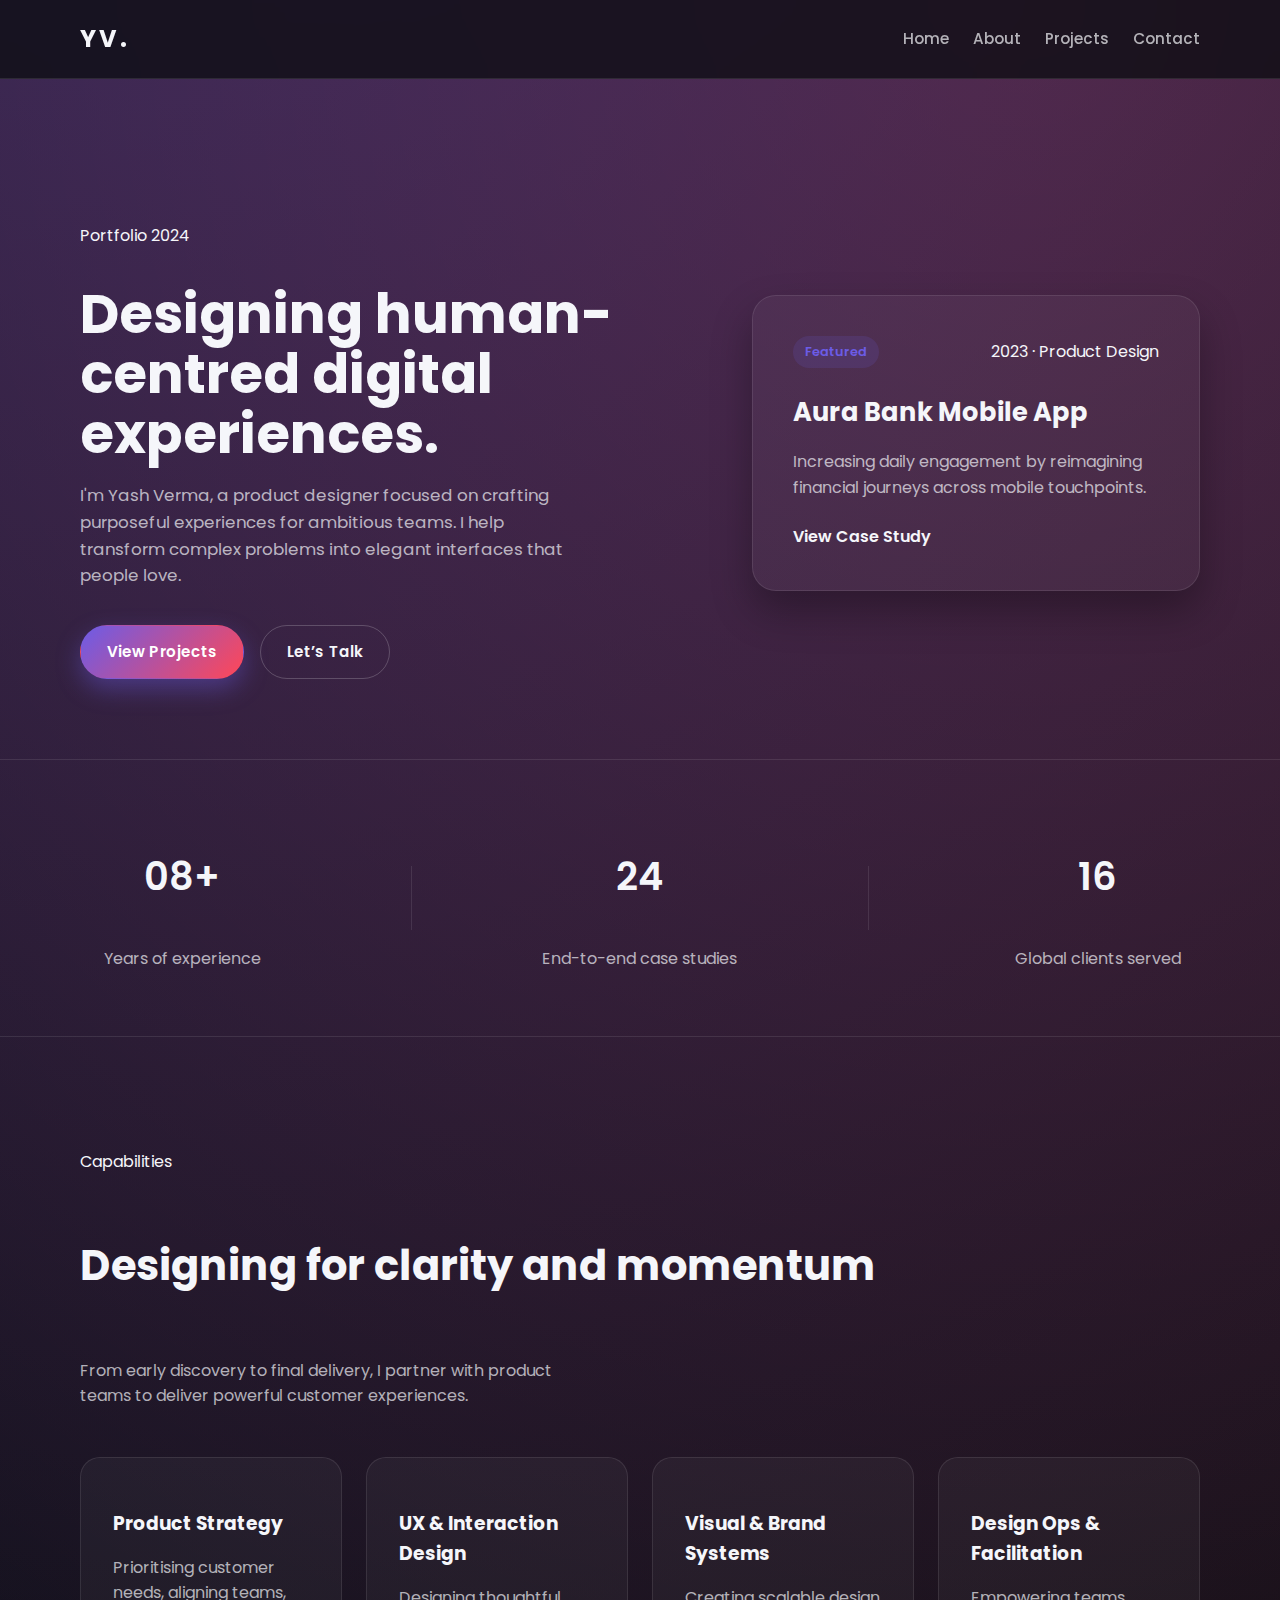
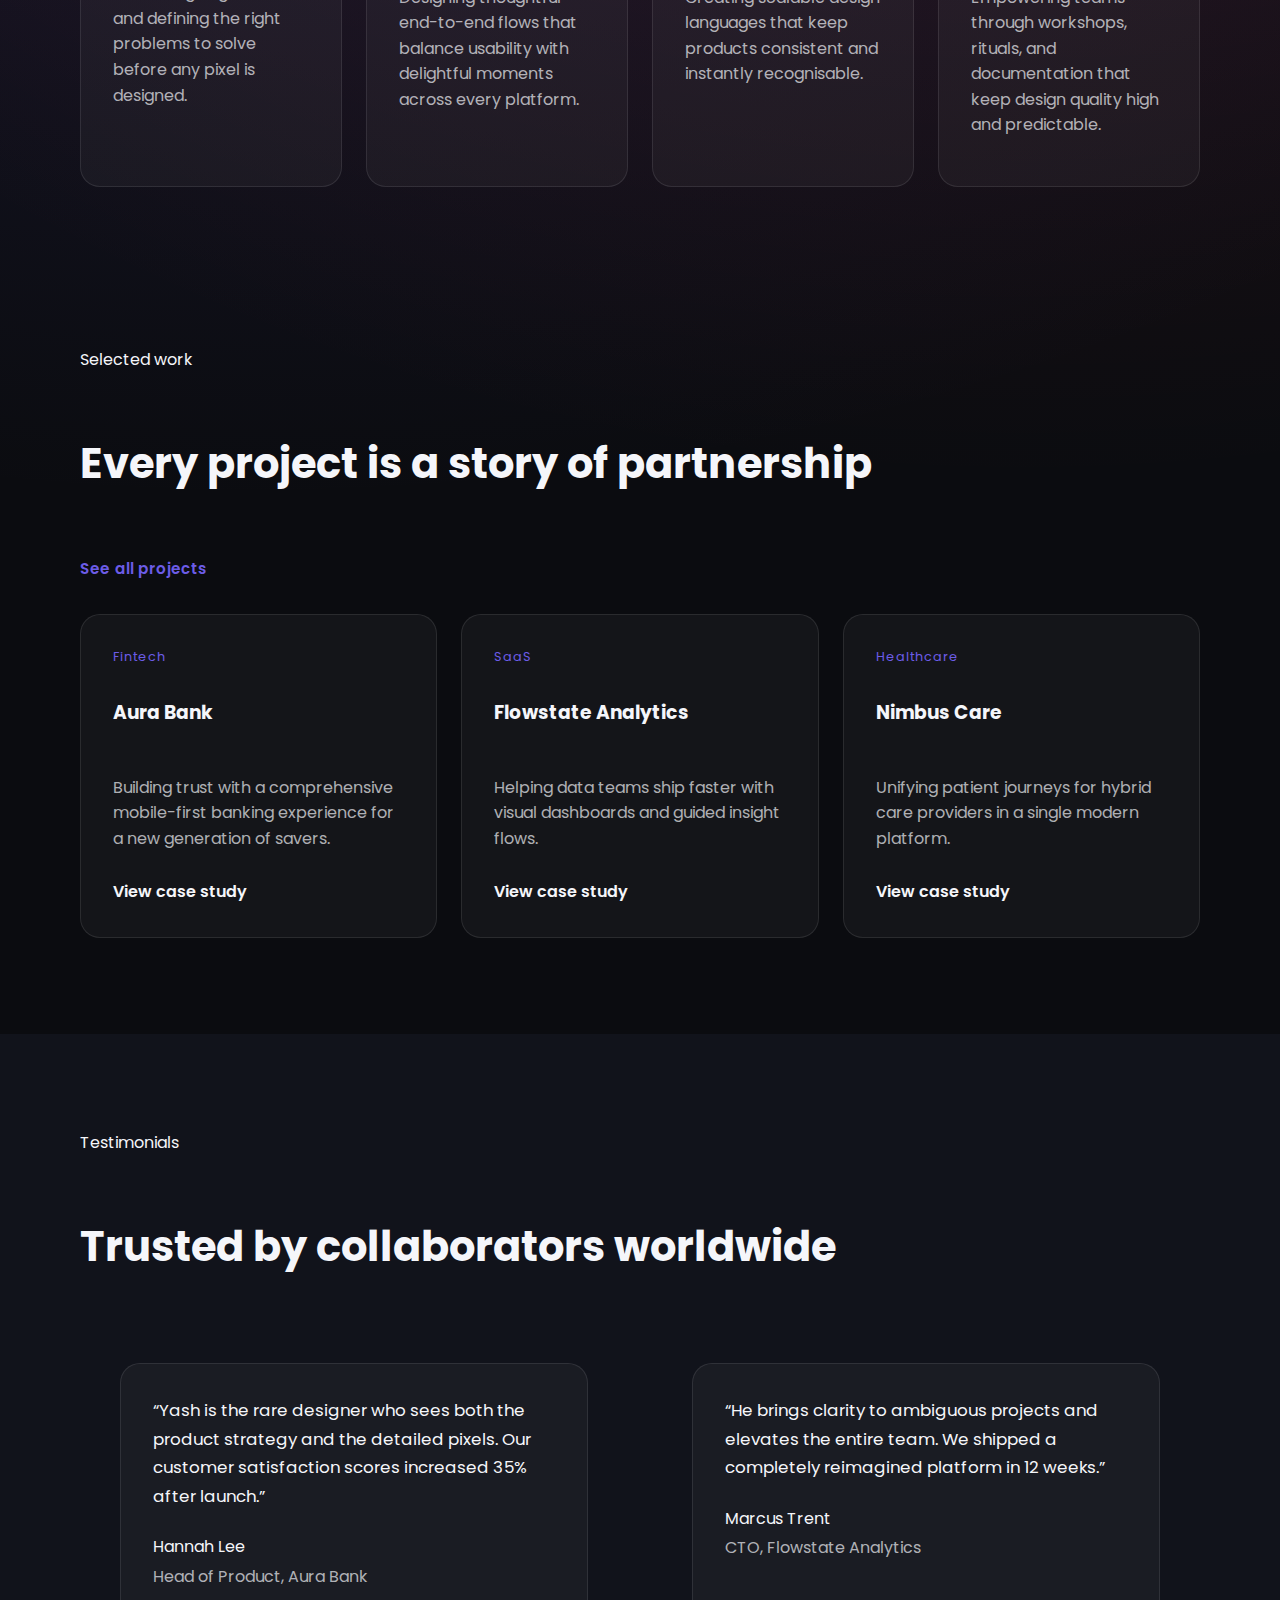
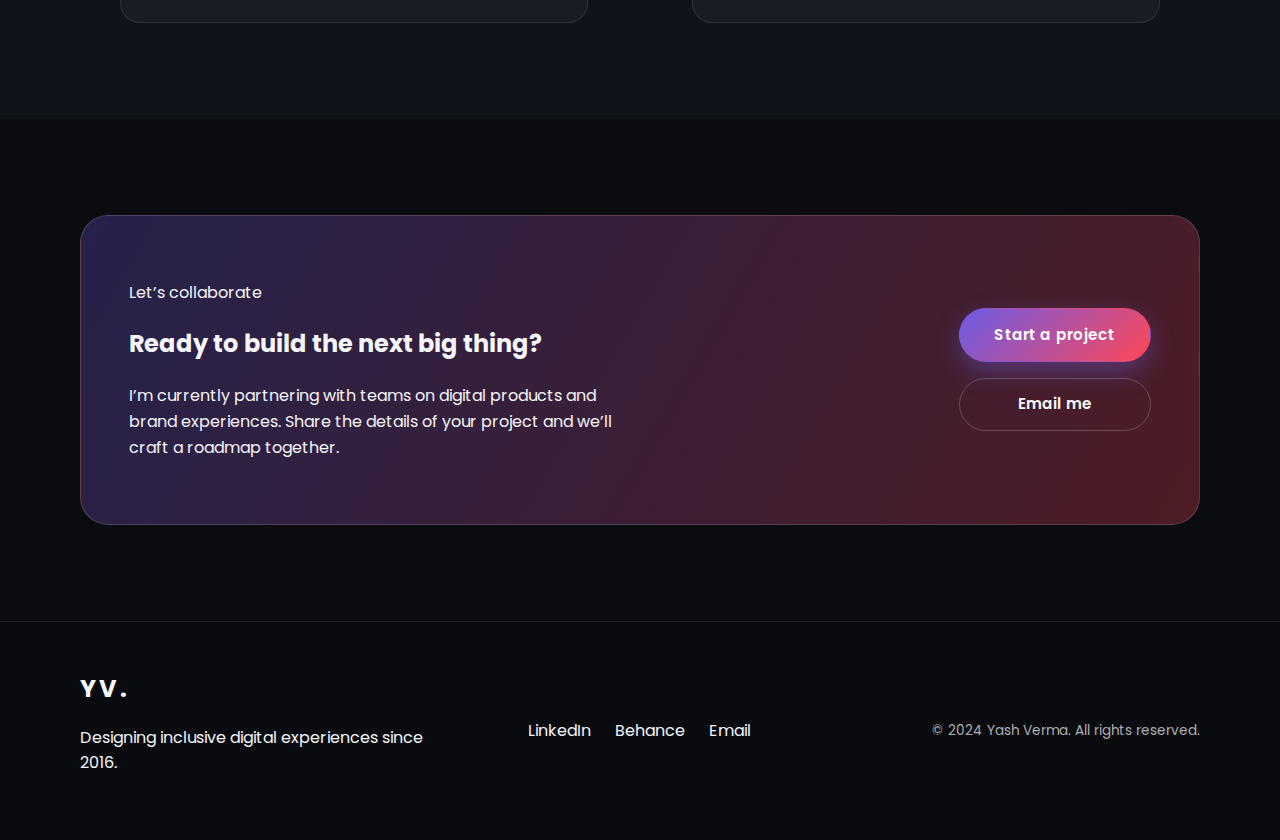
<file: index.html>
<!DOCTYPE html>
<html lang="en">
  <head>
    <meta charset="UTF-8" />
    <meta name="viewport" content="width=device-width, initial-scale=1.0" />
    <title>Yash Verma — Portfolio</title>
    <link rel="preconnect" href="https://fonts.googleapis.com" />
    <link rel="preconnect" href="https://fonts.gstatic.com" crossorigin />
    <link
      href="https://fonts.googleapis.com/css2?family=Poppins:wght@300;400;500;600;700&display=swap"
      rel="stylesheet"
    />
    <link rel="stylesheet" href="styles.css" />
  </head>
  <body class="page page--landing">
    <header class="site-header">
      <div class="site-header__inner container">
        <a href="index.html" class="logo">YV.</a>
        <button class="menu-toggle" id="menuToggle" aria-label="Open menu">
          <span></span>
          <span></span>
          <span></span>
        </button>
        <nav class="site-nav" id="siteNav">
          <a class="site-nav__link" href="index.html">Home</a>
          <a class="site-nav__link" href="about.html">About</a>
          <a class="site-nav__link" href="projects.html">Projects</a>
          <a class="site-nav__link" href="contact.html">Contact</a>
        </nav>
      </div>
    </header>

    <main>
      <section class="hero">
        <div class="hero__content container">
          <div class="hero__text">
            <p class="eyebrow">Portfolio 2024</p>
            <h1 class="hero__title">Designing human-centred digital experiences.</h1>
            <p class="hero__subtitle">
              I'm Yash Verma, a product designer focused on crafting purposeful
              experiences for ambitious teams. I help transform complex problems
              into elegant interfaces that people love.
            </p>
            <div class="hero__cta">
              <a class="btn btn--primary" href="projects.html">View Projects</a>
              <a class="btn btn--ghost" href="contact.html">Let’s Talk</a>
            </div>
          </div>
          <div class="hero__feature-card">
            <div class="feature-card">
              <div class="feature-card__header">
                <span class="badge">Featured</span>
                <span class="feature-card__date">2023 · Product Design</span>
              </div>
              <h2 class="feature-card__title">Aura Bank Mobile App</h2>
              <p class="feature-card__description">
                Increasing daily engagement by reimagining financial journeys
                across mobile touchpoints.
              </p>
              <a class="feature-card__link" href="projects.html">View Case Study</a>
            </div>
          </div>
        </div>
      </section>

      <section class="highlight">
        <div class="container highlight__inner">
          <div class="highlight__stat">
            <p class="highlight__number">08+</p>
            <p class="highlight__label">Years of experience</p>
          </div>
          <div class="highlight__divider" aria-hidden="true"></div>
          <div class="highlight__stat">
            <p class="highlight__number">24</p>
            <p class="highlight__label">End-to-end case studies</p>
          </div>
          <div class="highlight__divider" aria-hidden="true"></div>
          <div class="highlight__stat">
            <p class="highlight__number">16</p>
            <p class="highlight__label">Global clients served</p>
          </div>
        </div>
      </section>

      <section class="services container" id="services">
        <div class="section-heading">
          <p class="eyebrow">Capabilities</p>
          <h2 class="section-title">Designing for clarity and momentum</h2>
          <p class="section-intro">
            From early discovery to final delivery, I partner with product teams
            to deliver powerful customer experiences.
          </p>
        </div>
        <div class="services__grid">
          <article class="service-card">
            <h3>Product Strategy</h3>
            <p>
              Prioritising customer needs, aligning teams, and defining the right
              problems to solve before any pixel is designed.
            </p>
          </article>
          <article class="service-card">
            <h3>UX &amp; Interaction Design</h3>
            <p>
              Designing thoughtful end-to-end flows that balance usability with
              delightful moments across every platform.
            </p>
          </article>
          <article class="service-card">
            <h3>Visual &amp; Brand Systems</h3>
            <p>
              Creating scalable design languages that keep products consistent and
              instantly recognisable.
            </p>
          </article>
          <article class="service-card">
            <h3>Design Ops &amp; Facilitation</h3>
            <p>
              Empowering teams through workshops, rituals, and documentation that
              keep design quality high and predictable.
            </p>
          </article>
        </div>
      </section>

      <section class="projects-preview">
        <div class="container">
          <div class="section-heading">
            <p class="eyebrow">Selected work</p>
            <h2 class="section-title">Every project is a story of partnership</h2>
            <div class="section-actions">
              <a class="btn btn--text" href="projects.html">See all projects</a>
            </div>
          </div>
          <div class="project-grid">
            <article class="project-card">
              <span class="project-card__tag">Fintech</span>
              <h3 class="project-card__title">Aura Bank</h3>
              <p class="project-card__summary">
                Building trust with a comprehensive mobile-first banking
                experience for a new generation of savers.
              </p>
              <a class="project-card__link" href="projects.html#project-aura">View case study</a>
            </article>
            <article class="project-card">
              <span class="project-card__tag">SaaS</span>
              <h3 class="project-card__title">Flowstate Analytics</h3>
              <p class="project-card__summary">
                Helping data teams ship faster with visual dashboards and guided
                insight flows.
              </p>
              <a class="project-card__link" href="projects.html#project-flowstate">View case study</a>
            </article>
            <article class="project-card">
              <span class="project-card__tag">Healthcare</span>
              <h3 class="project-card__title">Nimbus Care</h3>
              <p class="project-card__summary">
                Unifying patient journeys for hybrid care providers in a single
                modern platform.
              </p>
              <a class="project-card__link" href="projects.html#project-nimbus">View case study</a>
            </article>
          </div>
        </div>
      </section>

      <section class="testimonials">
        <div class="container">
          <div class="section-heading">
            <p class="eyebrow">Testimonials</p>
            <h2 class="section-title">Trusted by collaborators worldwide</h2>
          </div>
          <div class="testimonial-grid">
            <figure class="testimonial-card">
              <blockquote>
                “Yash is the rare designer who sees both the product strategy and
                the detailed pixels. Our customer satisfaction scores increased
                35% after launch.”
              </blockquote>
              <figcaption>
                <span class="testimonial-card__name">Hannah Lee</span>
                <span class="testimonial-card__role">Head of Product, Aura Bank</span>
              </figcaption>
            </figure>
            <figure class="testimonial-card">
              <blockquote>
                “He brings clarity to ambiguous projects and elevates the entire
                team. We shipped a completely reimagined platform in 12 weeks.”
              </blockquote>
              <figcaption>
                <span class="testimonial-card__name">Marcus Trent</span>
                <span class="testimonial-card__role">CTO, Flowstate Analytics</span>
              </figcaption>
            </figure>
          </div>
        </div>
      </section>

      <section class="cta">
        <div class="container cta__inner">
          <div class="cta__text">
            <p class="eyebrow">Let’s collaborate</p>
            <h2>Ready to build the next big thing?</h2>
            <p>
              I’m currently partnering with teams on digital products and brand
              experiences. Share the details of your project and we’ll craft a
              roadmap together.
            </p>
          </div>
          <div class="cta__actions">
            <a class="btn btn--primary" href="contact.html">Start a project</a>
            <a class="btn btn--ghost" href="mailto:hello@yashverma.design">Email me</a>
          </div>
        </div>
      </section>
    </main>

    <footer class="site-footer">
      <div class="container site-footer__inner">
        <div>
          <span class="logo">YV.</span>
          <p>Designing inclusive digital experiences since 2016.</p>
        </div>
        <div class="site-footer__links">
          <a href="https://www.linkedin.com" target="_blank" rel="noreferrer"
            >LinkedIn</a
          >
          <a href="https://www.behance.net" target="_blank" rel="noreferrer"
            >Behance</a
          >
          <a href="mailto:hello@yashverma.design">Email</a>
        </div>
        <p class="site-footer__copy">© 2024 Yash Verma. All rights reserved.</p>
      </div>
    </footer>

    <script src="scripts.js"></script>
  </body>
</html>
</file>
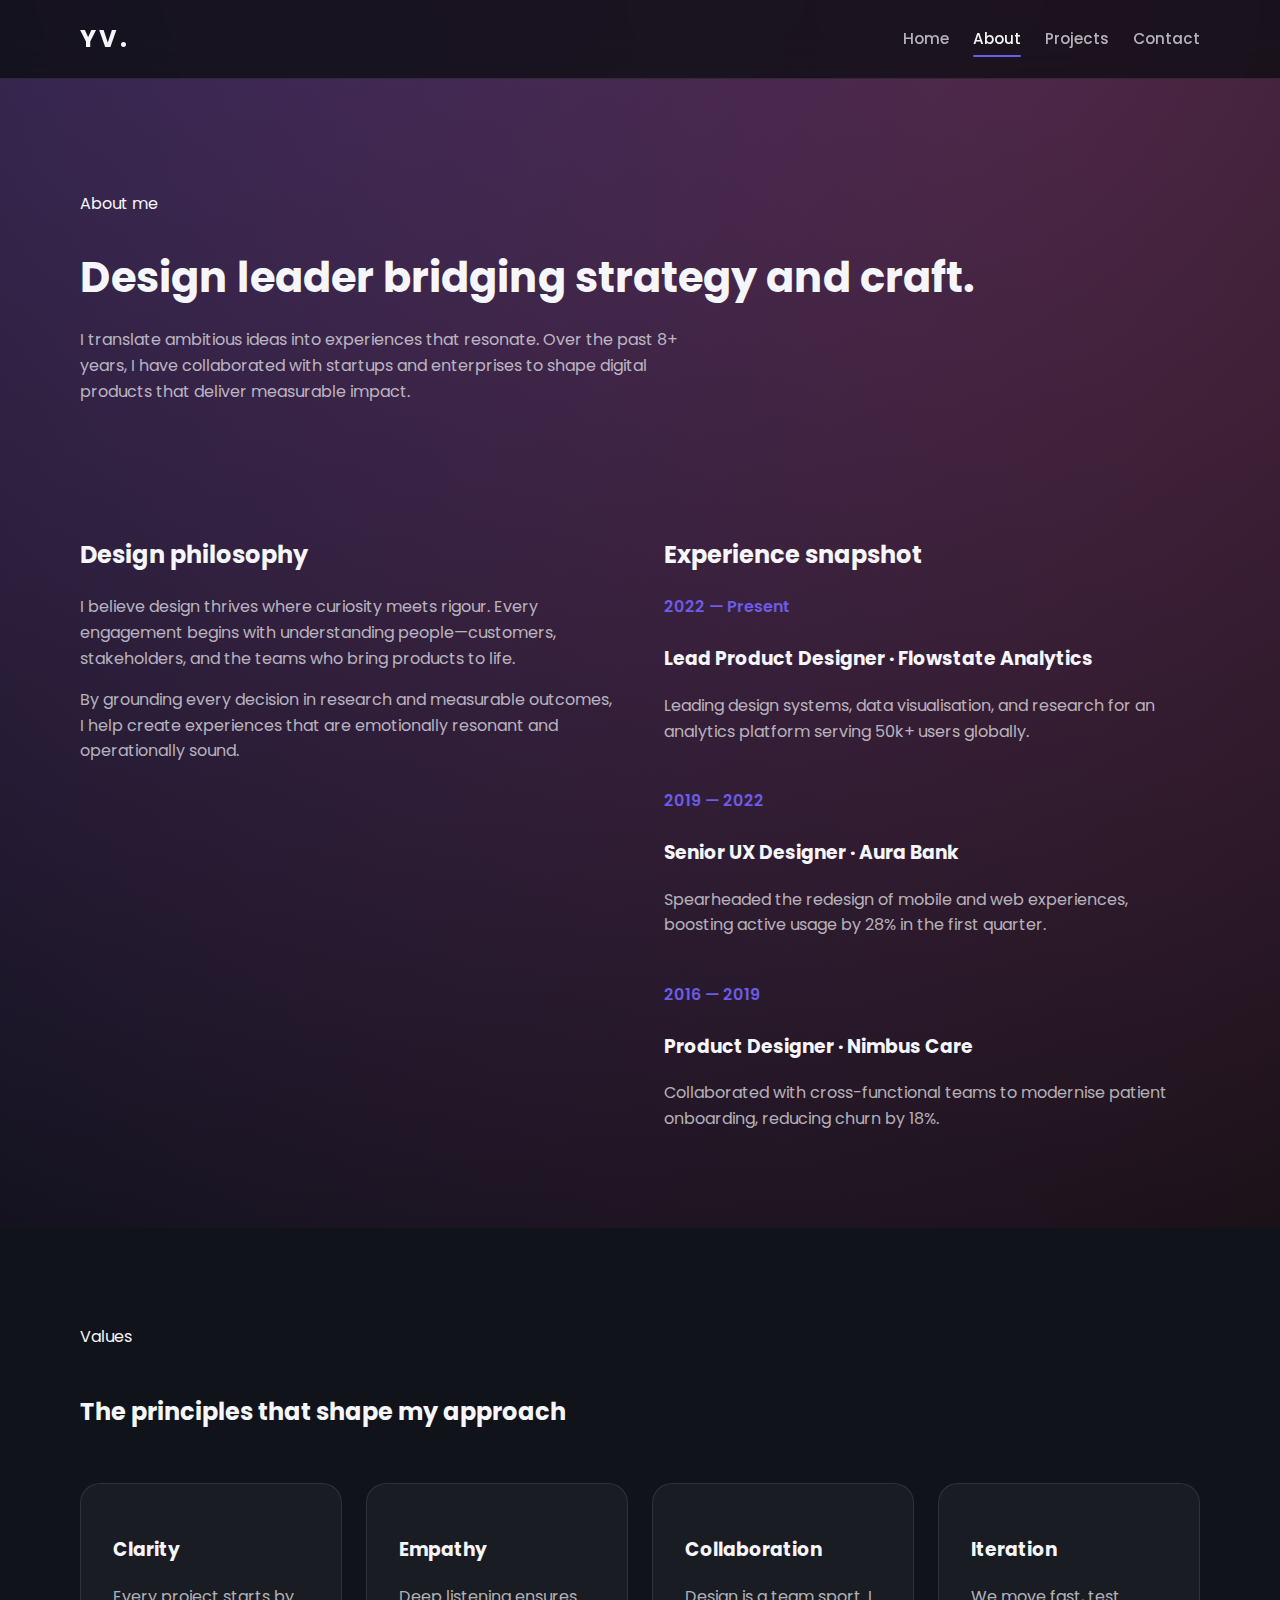
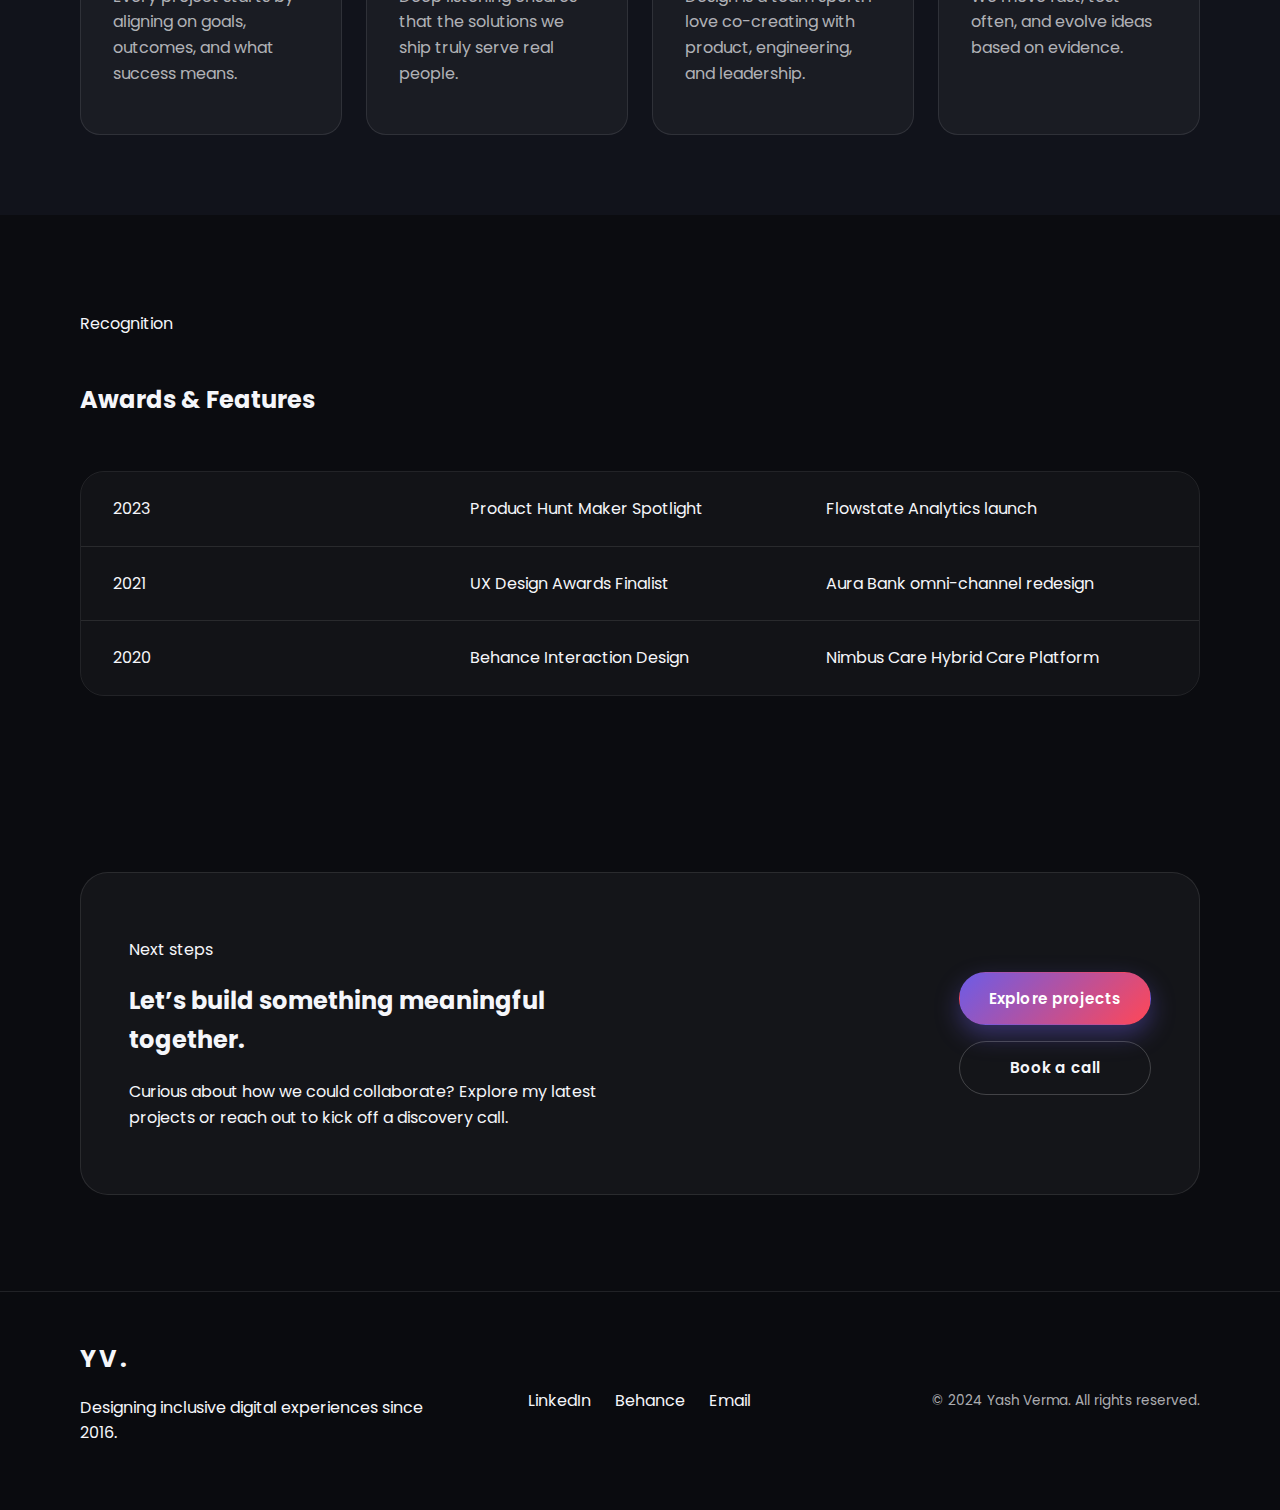
<file: about.html>
<!DOCTYPE html>
<html lang="en">
  <head>
    <meta charset="UTF-8" />
    <meta name="viewport" content="width=device-width, initial-scale=1.0" />
    <title>About — Yash Verma</title>
    <link rel="preconnect" href="https://fonts.googleapis.com" />
    <link rel="preconnect" href="https://fonts.gstatic.com" crossorigin />
    <link
      href="https://fonts.googleapis.com/css2?family=Poppins:wght@300;400;500;600;700&display=swap"
      rel="stylesheet"
    />
    <link rel="stylesheet" href="styles.css" />
  </head>
  <body class="page page--about">
    <header class="site-header">
      <div class="site-header__inner container">
        <a href="index.html" class="logo">YV.</a>
        <button class="menu-toggle" id="menuToggle" aria-label="Open menu">
          <span></span>
          <span></span>
          <span></span>
        </button>
        <nav class="site-nav" id="siteNav">
          <a class="site-nav__link" href="index.html">Home</a>
          <a class="site-nav__link site-nav__link--active" href="about.html">About</a>
          <a class="site-nav__link" href="projects.html">Projects</a>
          <a class="site-nav__link" href="contact.html">Contact</a>
        </nav>
      </div>
    </header>

    <main>
      <section class="page-hero">
        <div class="container">
          <p class="eyebrow">About me</p>
          <h1>Design leader bridging strategy and craft.</h1>
          <p class="page-hero__intro">
            I translate ambitious ideas into experiences that resonate. Over the
            past 8+ years, I have collaborated with startups and enterprises to
            shape digital products that deliver measurable impact.
          </p>
        </div>
      </section>

      <section class="bio container">
        <div class="bio__grid">
          <div class="bio__column">
            <h2>Design philosophy</h2>
            <p>
              I believe design thrives where curiosity meets rigour. Every
              engagement begins with understanding people—customers, stakeholders,
              and the teams who bring products to life.
            </p>
            <p>
              By grounding every decision in research and measurable outcomes, I
              help create experiences that are emotionally resonant and
              operationally sound.
            </p>
          </div>
          <div class="bio__column">
            <h2>Experience snapshot</h2>
            <ul class="timeline">
              <li>
                <span class="timeline__date">2022 — Present</span>
                <div>
                  <h3>Lead Product Designer · Flowstate Analytics</h3>
                  <p>
                    Leading design systems, data visualisation, and research for
                    an analytics platform serving 50k+ users globally.
                  </p>
                </div>
              </li>
              <li>
                <span class="timeline__date">2019 — 2022</span>
                <div>
                  <h3>Senior UX Designer · Aura Bank</h3>
                  <p>
                    Spearheaded the redesign of mobile and web experiences,
                    boosting active usage by 28% in the first quarter.
                  </p>
                </div>
              </li>
              <li>
                <span class="timeline__date">2016 — 2019</span>
                <div>
                  <h3>Product Designer · Nimbus Care</h3>
                  <p>
                    Collaborated with cross-functional teams to modernise patient
                    onboarding, reducing churn by 18%.
                  </p>
                </div>
              </li>
            </ul>
          </div>
        </div>
      </section>

      <section class="values">
        <div class="container">
          <div class="section-heading">
            <p class="eyebrow">Values</p>
            <h2>The principles that shape my approach</h2>
          </div>
          <div class="values__grid">
            <article class="value-card">
              <h3>Clarity</h3>
              <p>Every project starts by aligning on goals, outcomes, and what success means.</p>
            </article>
            <article class="value-card">
              <h3>Empathy</h3>
              <p>Deep listening ensures that the solutions we ship truly serve real people.</p>
            </article>
            <article class="value-card">
              <h3>Collaboration</h3>
              <p>Design is a team sport. I love co-creating with product, engineering, and leadership.</p>
            </article>
            <article class="value-card">
              <h3>Iteration</h3>
              <p>We move fast, test often, and evolve ideas based on evidence.</p>
            </article>
          </div>
        </div>
      </section>

      <section class="awards">
        <div class="container">
          <div class="section-heading">
            <p class="eyebrow">Recognition</p>
            <h2>Awards &amp; Features</h2>
          </div>
          <ul class="awards__list">
            <li>
              <span>2023</span>
              <span>Product Hunt Maker Spotlight</span>
              <span>Flowstate Analytics launch</span>
            </li>
            <li>
              <span>2021</span>
              <span>UX Design Awards Finalist</span>
              <span>Aura Bank omni-channel redesign</span>
            </li>
            <li>
              <span>2020</span>
              <span>Behance Interaction Design</span>
              <span>Nimbus Care Hybrid Care Platform</span>
            </li>
          </ul>
        </div>
      </section>

      <section class="cta cta--secondary">
        <div class="container cta__inner">
          <div class="cta__text">
            <p class="eyebrow">Next steps</p>
            <h2>Let’s build something meaningful together.</h2>
            <p>
              Curious about how we could collaborate? Explore my latest projects
              or reach out to kick off a discovery call.
            </p>
          </div>
          <div class="cta__actions">
            <a class="btn btn--primary" href="projects.html">Explore projects</a>
            <a class="btn btn--ghost" href="contact.html">Book a call</a>
          </div>
        </div>
      </section>
    </main>

    <footer class="site-footer">
      <div class="container site-footer__inner">
        <div>
          <span class="logo">YV.</span>
          <p>Designing inclusive digital experiences since 2016.</p>
        </div>
        <div class="site-footer__links">
          <a href="https://www.linkedin.com" target="_blank" rel="noreferrer">LinkedIn</a>
          <a href="https://www.behance.net" target="_blank" rel="noreferrer">Behance</a>
          <a href="mailto:hello@yashverma.design">Email</a>
        </div>
        <p class="site-footer__copy">© 2024 Yash Verma. All rights reserved.</p>
      </div>
    </footer>

    <script src="scripts.js"></script>
  </body>
</html>
</file>
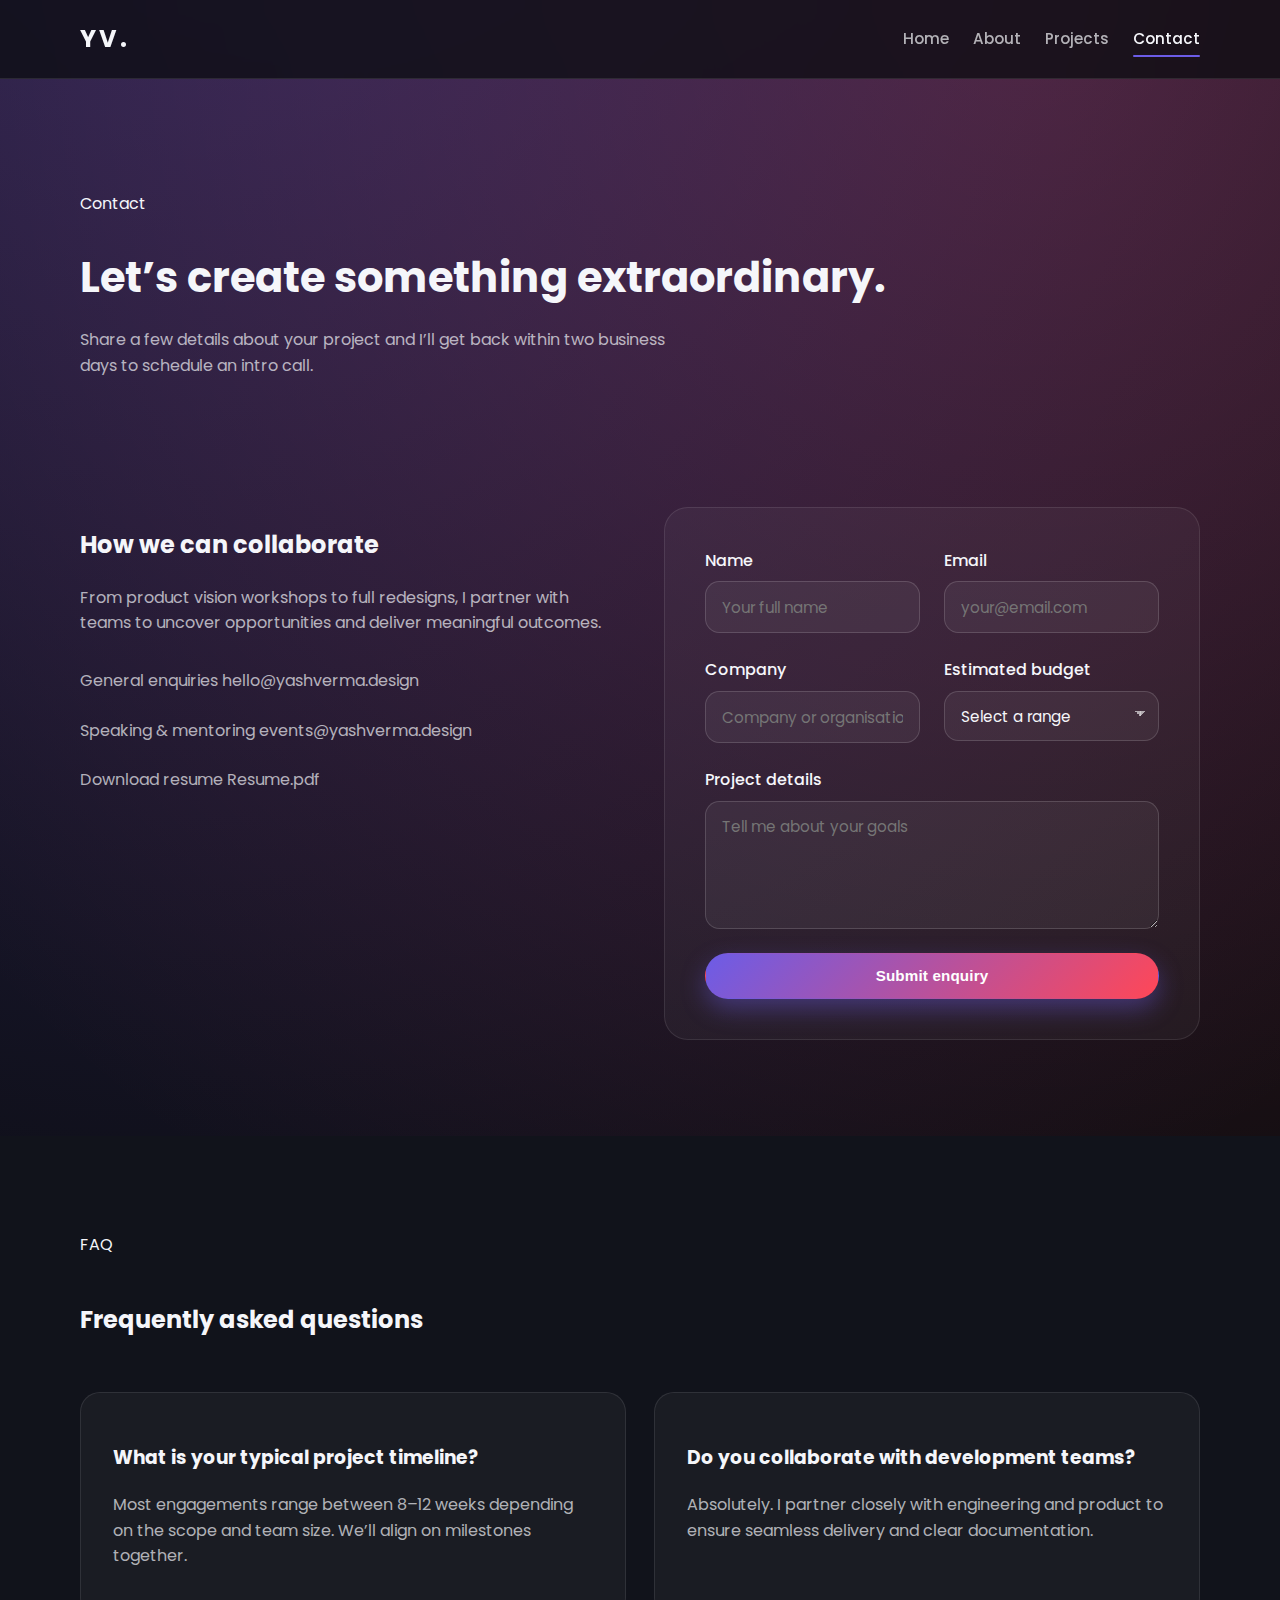
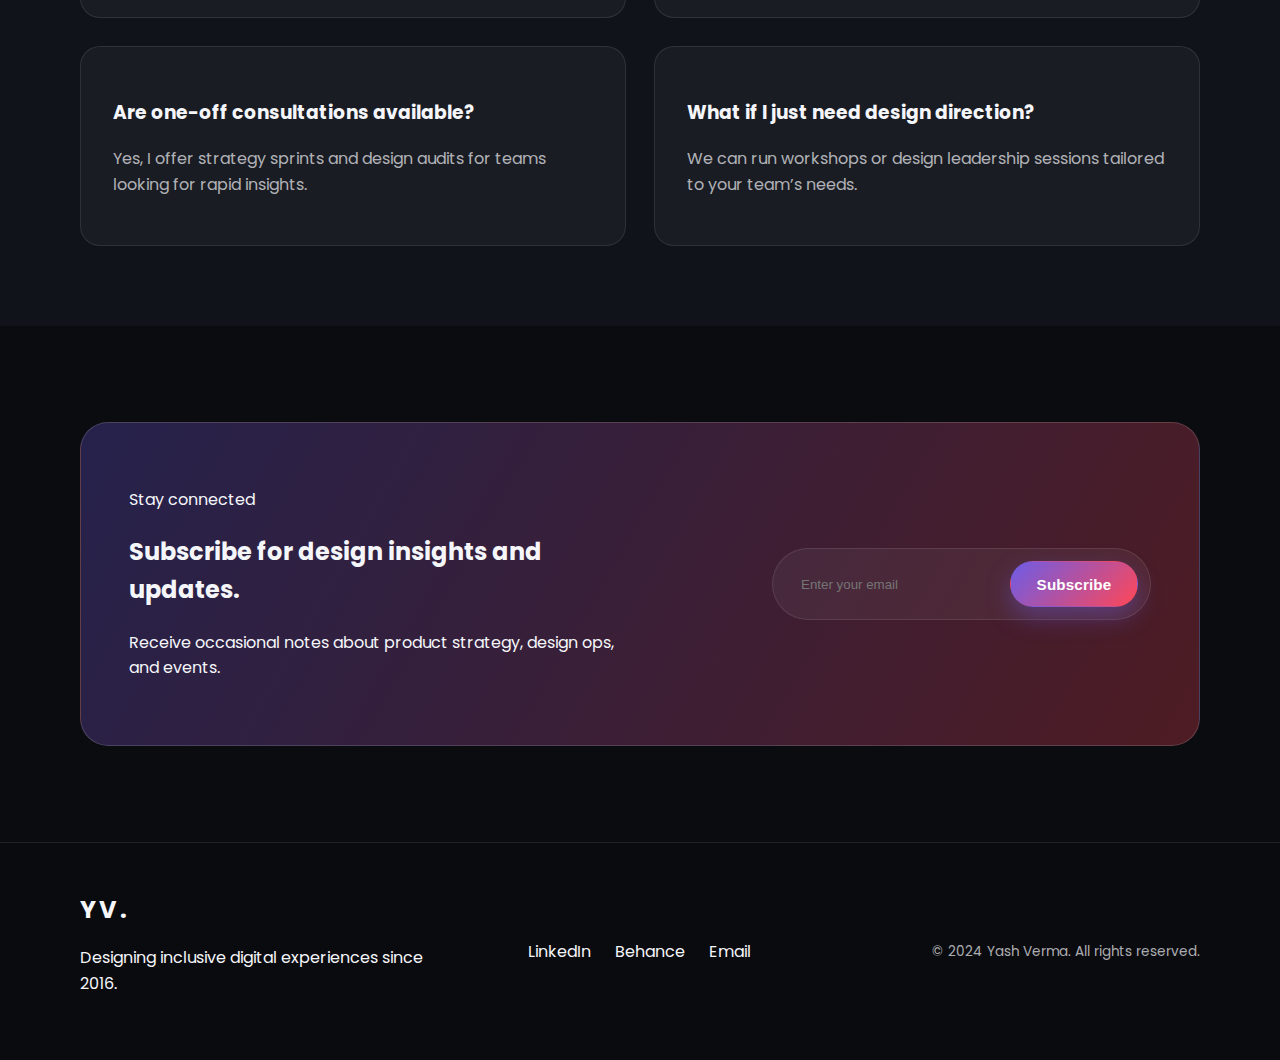
<file: contact.html>
<!DOCTYPE html>
<html lang="en">
  <head>
    <meta charset="UTF-8" />
    <meta name="viewport" content="width=device-width, initial-scale=1.0" />
    <title>Contact — Yash Verma</title>
    <link rel="preconnect" href="https://fonts.googleapis.com" />
    <link rel="preconnect" href="https://fonts.gstatic.com" crossorigin />
    <link
      href="https://fonts.googleapis.com/css2?family=Poppins:wght@300;400;500;600;700&display=swap"
      rel="stylesheet"
    />
    <link rel="stylesheet" href="styles.css" />
  </head>
  <body class="page page--contact">
    <header class="site-header">
      <div class="site-header__inner container">
        <a href="index.html" class="logo">YV.</a>
        <button class="menu-toggle" id="menuToggle" aria-label="Open menu">
          <span></span>
          <span></span>
          <span></span>
        </button>
        <nav class="site-nav" id="siteNav">
          <a class="site-nav__link" href="index.html">Home</a>
          <a class="site-nav__link" href="about.html">About</a>
          <a class="site-nav__link" href="projects.html">Projects</a>
          <a class="site-nav__link site-nav__link--active" href="contact.html">Contact</a>
        </nav>
      </div>
    </header>

    <main>
      <section class="page-hero">
        <div class="container">
          <p class="eyebrow">Contact</p>
          <h1>Let’s create something extraordinary.</h1>
          <p class="page-hero__intro">
            Share a few details about your project and I’ll get back within two
            business days to schedule an intro call.
          </p>
        </div>
      </section>

      <section class="contact container">
        <div class="contact__grid">
          <div class="contact__details">
            <h2>How we can collaborate</h2>
            <p>
              From product vision workshops to full redesigns, I partner with
              teams to uncover opportunities and deliver meaningful outcomes.
            </p>
            <ul class="contact__channels">
              <li>
                <span>General enquiries</span>
                <a href="mailto:hello@yashverma.design">hello@yashverma.design</a>
              </li>
              <li>
                <span>Speaking &amp; mentoring</span>
                <a href="mailto:events@yashverma.design">events@yashverma.design</a>
              </li>
              <li>
                <span>Download resume</span>
                <a href="assets/Yash-Verma-Resume.pdf" download>Resume.pdf</a>
              </li>
            </ul>
          </div>
          <form class="contact-form" action="#" method="post">
            <div class="form-group">
              <label for="name">Name</label>
              <input type="text" id="name" name="name" placeholder="Your full name" required />
            </div>
            <div class="form-group">
              <label for="email">Email</label>
              <input type="email" id="email" name="email" placeholder="your@email.com" required />
            </div>
            <div class="form-group">
              <label for="company">Company</label>
              <input type="text" id="company" name="company" placeholder="Company or organisation" />
            </div>
            <div class="form-group">
              <label for="budget">Estimated budget</label>
              <select id="budget" name="budget">
                <option value="" disabled selected>Select a range</option>
                <option value="10-25">$10k – $25k</option>
                <option value="25-50">$25k – $50k</option>
                <option value="50-100">$50k – $100k</option>
                <option value="100+">$100k+</option>
              </select>
            </div>
            <div class="form-group form-group--full">
              <label for="message">Project details</label>
              <textarea id="message" name="message" rows="4" placeholder="Tell me about your goals"></textarea>
            </div>
            <button class="btn btn--primary" type="submit">Submit enquiry</button>
          </form>
        </div>
      </section>

      <section class="faq">
        <div class="container">
          <div class="section-heading">
            <p class="eyebrow">FAQ</p>
            <h2>Frequently asked questions</h2>
          </div>
          <div class="faq__grid">
            <article class="faq-item">
              <h3>What is your typical project timeline?</h3>
              <p>
                Most engagements range between 8–12 weeks depending on the scope
                and team size. We’ll align on milestones together.
              </p>
            </article>
            <article class="faq-item">
              <h3>Do you collaborate with development teams?</h3>
              <p>
                Absolutely. I partner closely with engineering and product to
                ensure seamless delivery and clear documentation.
              </p>
            </article>
            <article class="faq-item">
              <h3>Are one-off consultations available?</h3>
              <p>
                Yes, I offer strategy sprints and design audits for teams looking
                for rapid insights.
              </p>
            </article>
            <article class="faq-item">
              <h3>What if I just need design direction?</h3>
              <p>
                We can run workshops or design leadership sessions tailored to your
                team’s needs.
              </p>
            </article>
          </div>
        </div>
      </section>

      <section class="cta">
        <div class="container cta__inner">
          <div class="cta__text">
            <p class="eyebrow">Stay connected</p>
            <h2>Subscribe for design insights and updates.</h2>
            <p>Receive occasional notes about product strategy, design ops, and events.</p>
          </div>
          <form class="newsletter" action="#" method="post">
            <label for="newsletter-email" class="sr-only">Email</label>
            <input
              type="email"
              id="newsletter-email"
              name="newsletter-email"
              placeholder="Enter your email"
              required
            />
            <button class="btn btn--primary" type="submit">Subscribe</button>
          </form>
        </div>
      </section>
    </main>

    <footer class="site-footer">
      <div class="container site-footer__inner">
        <div>
          <span class="logo">YV.</span>
          <p>Designing inclusive digital experiences since 2016.</p>
        </div>
        <div class="site-footer__links">
          <a href="https://www.linkedin.com" target="_blank" rel="noreferrer">LinkedIn</a>
          <a href="https://www.behance.net" target="_blank" rel="noreferrer">Behance</a>
          <a href="mailto:hello@yashverma.design">Email</a>
        </div>
        <p class="site-footer__copy">© 2024 Yash Verma. All rights reserved.</p>
      </div>
    </footer>

    <script src="scripts.js"></script>
  </body>
</html>
</file>
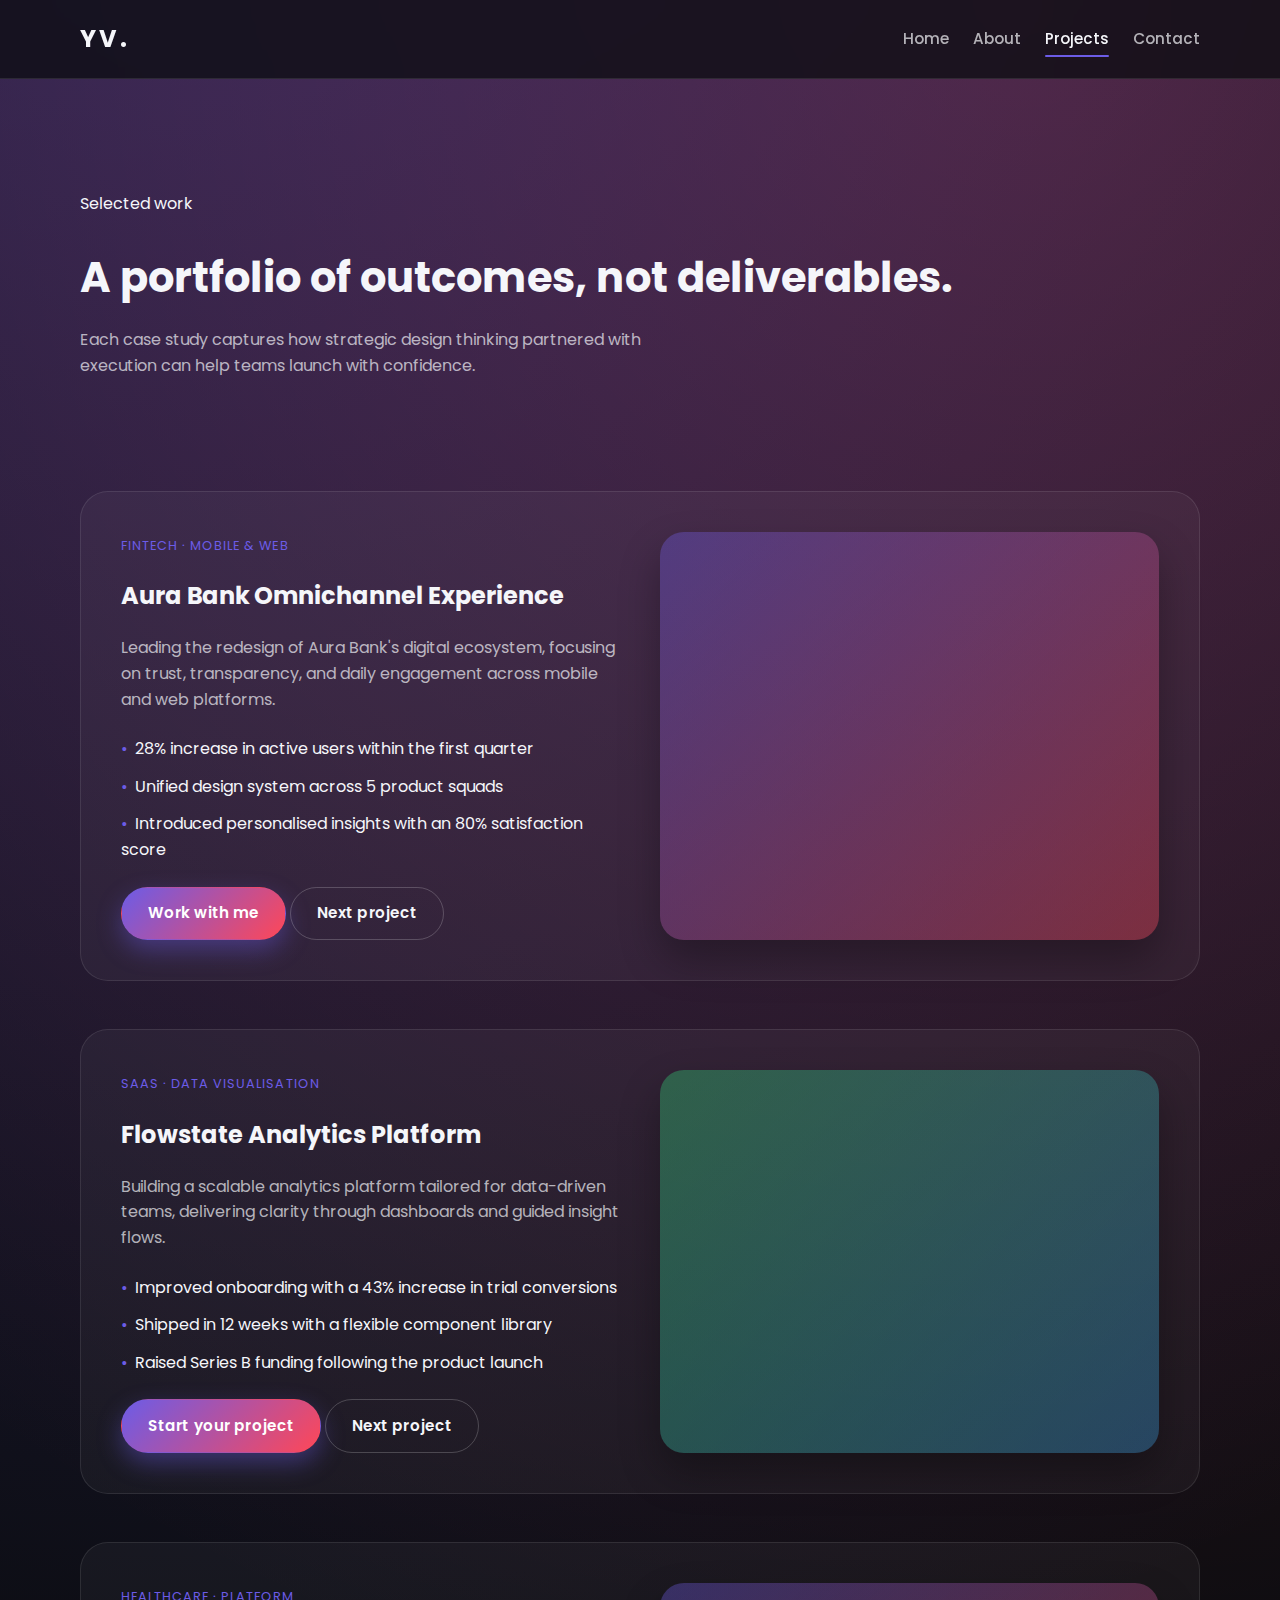
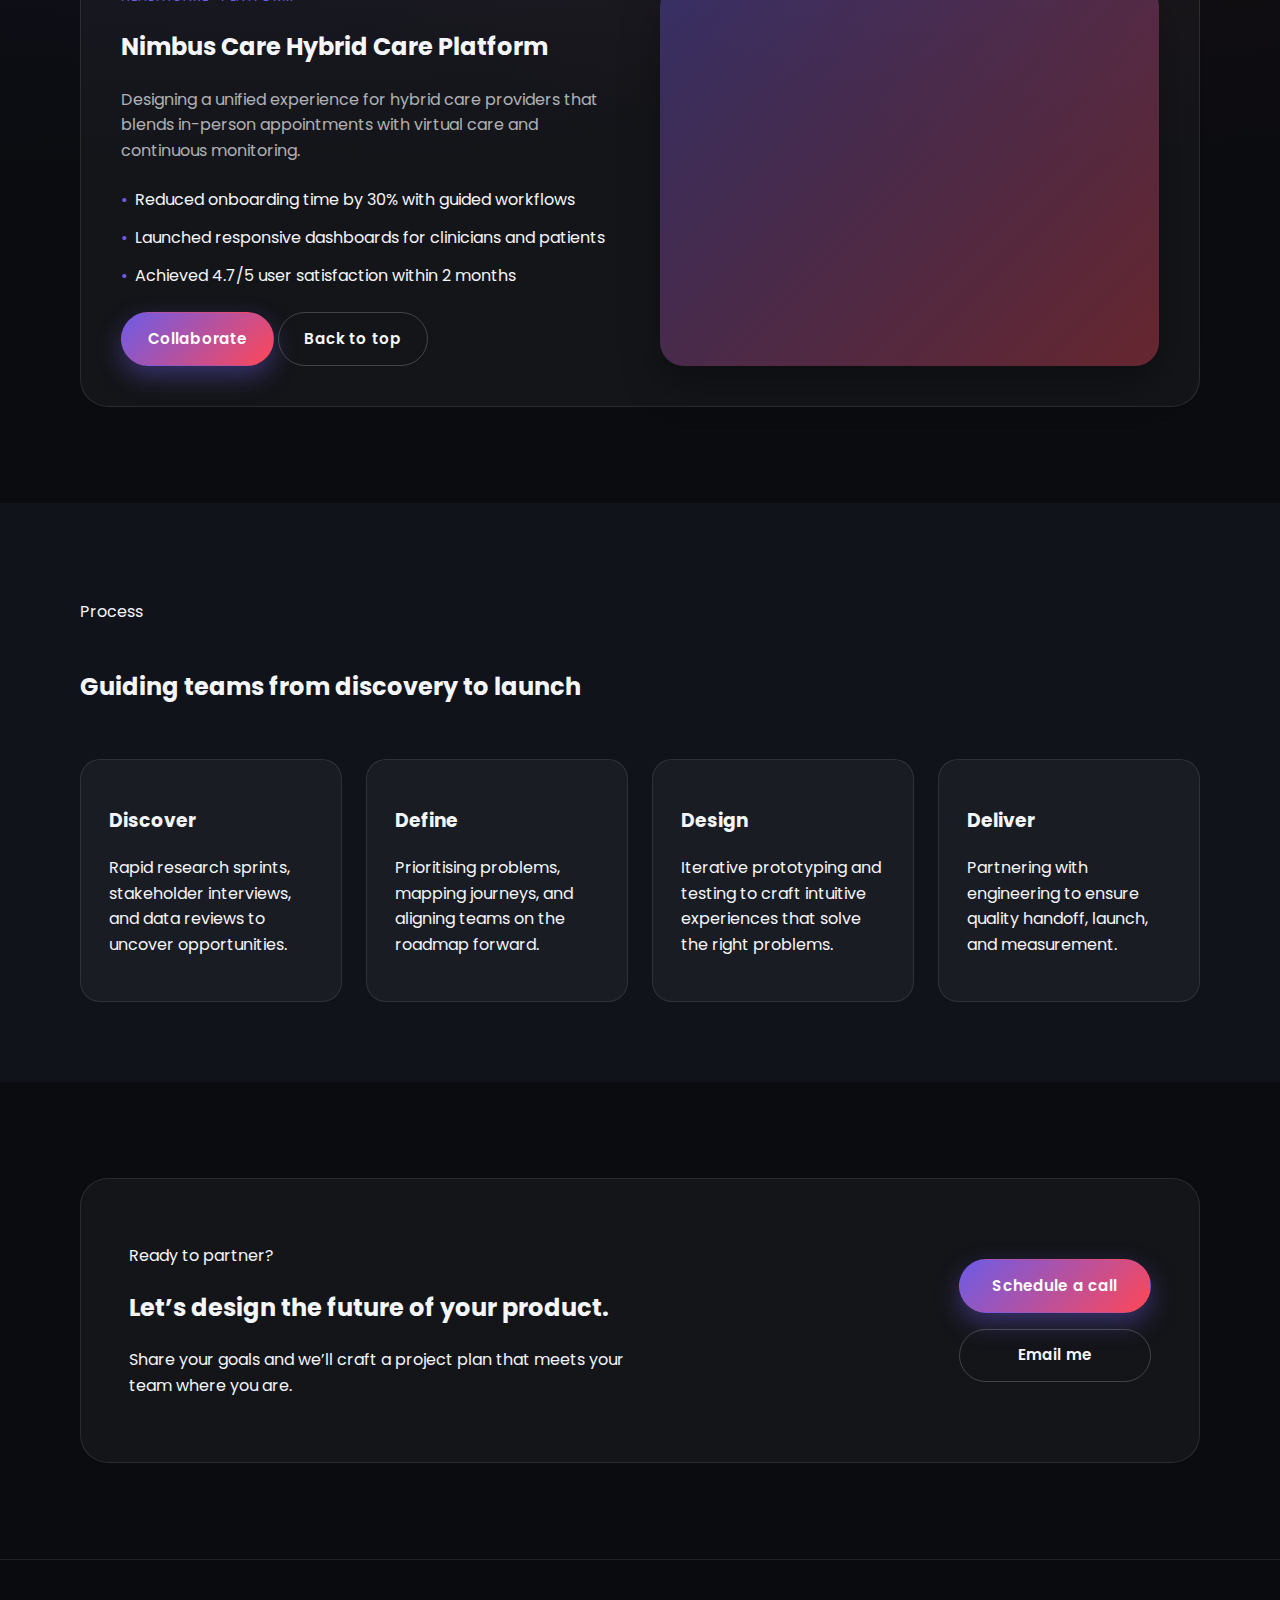
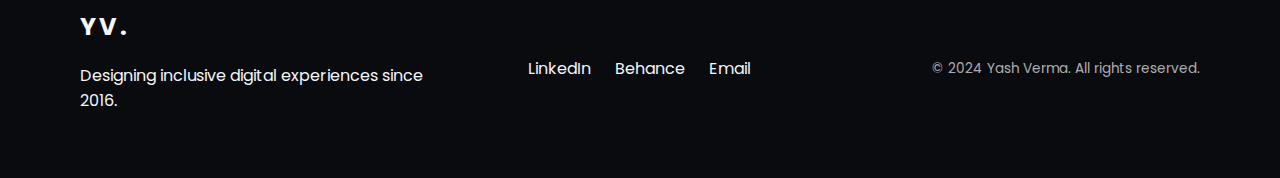
<file: projects.html>
<!DOCTYPE html>
<html lang="en">
  <head>
    <meta charset="UTF-8" />
    <meta name="viewport" content="width=device-width, initial-scale=1.0" />
    <title>Projects — Yash Verma</title>
    <link rel="preconnect" href="https://fonts.googleapis.com" />
    <link rel="preconnect" href="https://fonts.gstatic.com" crossorigin />
    <link
      href="https://fonts.googleapis.com/css2?family=Poppins:wght@300;400;500;600;700&display=swap"
      rel="stylesheet"
    />
    <link rel="stylesheet" href="styles.css" />
  </head>
  <body class="page page--projects">
    <header class="site-header">
      <div class="site-header__inner container">
        <a href="index.html" class="logo">YV.</a>
        <button class="menu-toggle" id="menuToggle" aria-label="Open menu">
          <span></span>
          <span></span>
          <span></span>
        </button>
        <nav class="site-nav" id="siteNav">
          <a class="site-nav__link" href="index.html">Home</a>
          <a class="site-nav__link" href="about.html">About</a>
          <a class="site-nav__link site-nav__link--active" href="projects.html">Projects</a>
          <a class="site-nav__link" href="contact.html">Contact</a>
        </nav>
      </div>
    </header>

    <main>
      <section class="page-hero">
        <div class="container">
          <p class="eyebrow">Selected work</p>
          <h1>A portfolio of outcomes, not deliverables.</h1>
          <p class="page-hero__intro">
            Each case study captures how strategic design thinking partnered with
            execution can help teams launch with confidence.
          </p>
        </div>
      </section>

      <section class="case-studies container">
        <article class="case-study" id="project-aura">
          <div class="case-study__content">
            <span class="case-study__tag">Fintech · Mobile &amp; Web</span>
            <h2>Aura Bank Omnichannel Experience</h2>
            <p>
              Leading the redesign of Aura Bank's digital ecosystem, focusing on
              trust, transparency, and daily engagement across mobile and web
              platforms.
            </p>
            <ul class="case-study__highlights">
              <li>28% increase in active users within the first quarter</li>
              <li>Unified design system across 5 product squads</li>
              <li>Introduced personalised insights with an 80% satisfaction score</li>
            </ul>
            <div class="case-study__actions">
              <a class="btn btn--primary" href="contact.html">Work with me</a>
              <a class="btn btn--ghost" href="#project-flowstate">Next project</a>
            </div>
          </div>
          <div class="case-study__visual" aria-hidden="true"></div>
        </article>

        <article class="case-study" id="project-flowstate">
          <div class="case-study__content">
            <span class="case-study__tag">SaaS · Data Visualisation</span>
            <h2>Flowstate Analytics Platform</h2>
            <p>
              Building a scalable analytics platform tailored for data-driven
              teams, delivering clarity through dashboards and guided insight
              flows.
            </p>
            <ul class="case-study__highlights">
              <li>Improved onboarding with a 43% increase in trial conversions</li>
              <li>Shipped in 12 weeks with a flexible component library</li>
              <li>Raised Series B funding following the product launch</li>
            </ul>
            <div class="case-study__actions">
              <a class="btn btn--primary" href="contact.html">Start your project</a>
              <a class="btn btn--ghost" href="#project-nimbus">Next project</a>
            </div>
          </div>
          <div class="case-study__visual case-study__visual--alt" aria-hidden="true"></div>
        </article>

        <article class="case-study" id="project-nimbus">
          <div class="case-study__content">
            <span class="case-study__tag">Healthcare · Platform</span>
            <h2>Nimbus Care Hybrid Care Platform</h2>
            <p>
              Designing a unified experience for hybrid care providers that blends
              in-person appointments with virtual care and continuous monitoring.
            </p>
            <ul class="case-study__highlights">
              <li>Reduced onboarding time by 30% with guided workflows</li>
              <li>Launched responsive dashboards for clinicians and patients</li>
              <li>Achieved 4.7/5 user satisfaction within 2 months</li>
            </ul>
            <div class="case-study__actions">
              <a class="btn btn--primary" href="contact.html">Collaborate</a>
              <a class="btn btn--ghost" href="#top">Back to top</a>
            </div>
          </div>
          <div class="case-study__visual" aria-hidden="true"></div>
        </article>
      </section>

      <section class="process">
        <div class="container">
          <div class="section-heading">
            <p class="eyebrow">Process</p>
            <h2>Guiding teams from discovery to launch</h2>
          </div>
          <ol class="process-steps">
            <li>
              <h3>Discover</h3>
              <p>
                Rapid research sprints, stakeholder interviews, and data reviews to
                uncover opportunities.
              </p>
            </li>
            <li>
              <h3>Define</h3>
              <p>
                Prioritising problems, mapping journeys, and aligning teams on the
                roadmap forward.
              </p>
            </li>
            <li>
              <h3>Design</h3>
              <p>
                Iterative prototyping and testing to craft intuitive experiences
                that solve the right problems.
              </p>
            </li>
            <li>
              <h3>Deliver</h3>
              <p>
                Partnering with engineering to ensure quality handoff, launch, and
                measurement.
              </p>
            </li>
          </ol>
        </div>
      </section>

      <section class="cta cta--secondary">
        <div class="container cta__inner">
          <div class="cta__text">
            <p class="eyebrow">Ready to partner?</p>
            <h2>Let’s design the future of your product.</h2>
            <p>
              Share your goals and we’ll craft a project plan that meets your team
              where you are.
            </p>
          </div>
          <div class="cta__actions">
            <a class="btn btn--primary" href="contact.html">Schedule a call</a>
            <a class="btn btn--ghost" href="mailto:hello@yashverma.design">Email me</a>
          </div>
        </div>
      </section>
    </main>

    <footer class="site-footer">
      <div class="container site-footer__inner">
        <div>
          <span class="logo">YV.</span>
          <p>Designing inclusive digital experiences since 2016.</p>
        </div>
        <div class="site-footer__links">
          <a href="https://www.linkedin.com" target="_blank" rel="noreferrer">LinkedIn</a>
          <a href="https://www.behance.net" target="_blank" rel="noreferrer">Behance</a>
          <a href="mailto:hello@yashverma.design">Email</a>
        </div>
        <p class="site-footer__copy">© 2024 Yash Verma. All rights reserved.</p>
      </div>
    </footer>

    <script src="scripts.js"></script>
  </body>
</html>
</file>
<file: styles.css>
:root {
  --bg: #0b0c10;
  --bg-alt: #11131b;
  --bg-panel: rgba(255, 255, 255, 0.04);
  --bg-panel-strong: rgba(255, 255, 255, 0.08);
  --primary: #6c5ce7;
  --primary-dark: #5845e4;
  --text: #f5f6fa;
  --text-muted: rgba(245, 246, 250, 0.7);
  --divider: rgba(245, 246, 250, 0.1);
  --font-family: 'Poppins', sans-serif;
  --transition: 200ms ease;
  --shadow: 0 20px 40px rgba(0, 0, 0, 0.3);
  color-scheme: dark;
}

* {
  box-sizing: border-box;
}

body {
  margin: 0;
  font-family: var(--font-family);
  background: radial-gradient(circle at 20% -10%, rgba(108, 92, 231, 0.35), transparent 55%),
    radial-gradient(circle at 80% 0%, rgba(255, 71, 87, 0.25), transparent 50%),
    var(--bg);
  color: var(--text);
  line-height: 1.6;
}

a {
  color: inherit;
  text-decoration: none;
  transition: color var(--transition);
}

a:hover,
a:focus {
  color: var(--primary);
}

img {
  max-width: 100%;
  display: block;
}

.container {
  width: min(1120px, 92vw);
  margin: 0 auto;
}

.site-header {
  position: sticky;
  top: 0;
  z-index: 10;
  backdrop-filter: blur(16px);
  background: rgba(11, 12, 16, 0.75);
  border-bottom: 1px solid var(--divider);
}

.site-header__inner {
  display: flex;
  align-items: center;
  justify-content: space-between;
  padding: 1.25rem 0;
}

.logo {
  font-weight: 700;
  font-size: 1.5rem;
  letter-spacing: 0.12em;
}

.site-nav {
  display: flex;
  gap: 1.5rem;
}

.site-nav__link {
  position: relative;
  font-weight: 500;
  font-size: 0.95rem;
  color: var(--text-muted);
}

.site-nav__link--active,
.site-nav__link:hover {
  color: var(--text);
}

.site-nav__link--active::after,
.site-nav__link:hover::after {
  content: '';
  position: absolute;
  inset-inline: 0;
  bottom: -0.35rem;
  height: 2px;
  background: var(--primary);
  border-radius: 999px;
}

.menu-toggle {
  display: none;
  flex-direction: column;
  gap: 0.35rem;
  background: none;
  border: none;
  cursor: pointer;
}

.menu-toggle span {
  display: block;
  width: 1.5rem;
  height: 2px;
  background: var(--text);
}

.hero {
  padding: 8rem 0 5rem;
}

.hero__content {
  display: grid;
  gap: 3rem;
  grid-template-columns: repeat(2, minmax(0, 1fr));
  align-items: center;
}

.hero__title {
  font-size: clamp(2.5rem, 3vw + 1rem, 3.8rem);
  line-height: 1.1;
  margin-bottom: 1rem;
}

.hero__subtitle {
  font-size: 1.05rem;
  color: var(--text-muted);
  max-width: 32rem;
}

.hero__cta {
  display: flex;
  flex-wrap: wrap;
  gap: 1rem;
  margin-top: 2.25rem;
}

.hero__feature-card {
  display: flex;
  justify-content: flex-end;
}

.feature-card {
  background: var(--bg-panel);
  border: 1px solid var(--divider);
  border-radius: 1.5rem;
  padding: 2.5rem;
  width: min(100%, 28rem);
  box-shadow: var(--shadow);
}

.feature-card__header {
  display: flex;
  justify-content: space-between;
  align-items: center;
  margin-bottom: 1.5rem;
}

.badge {
  background: rgba(108, 92, 231, 0.15);
  color: var(--primary);
  padding: 0.35rem 0.75rem;
  border-radius: 999px;
  font-size: 0.8rem;
  font-weight: 600;
}

.feature-card__title {
  font-size: 1.6rem;
  margin-bottom: 0.75rem;
}

.feature-card__description {
  color: var(--text-muted);
  margin-bottom: 1.5rem;
}

.feature-card__link {
  font-weight: 600;
  color: var(--text);
}

.highlight {
  padding: 3rem 0;
  border-top: 1px solid var(--divider);
  border-bottom: 1px solid var(--divider);
}

.highlight__inner {
  display: grid;
  grid-template-columns: repeat(5, minmax(0, 1fr));
  gap: 1.5rem;
  align-items: center;
}

.highlight__stat {
  text-align: center;
}

.highlight__number {
  font-size: 2.4rem;
  font-weight: 600;
}

.highlight__label {
  color: var(--text-muted);
}

.highlight__divider {
  width: 1px;
  height: 4rem;
  background: var(--divider);
  justify-self: center;
}

.section-heading {
  display: flex;
  flex-direction: column;
  gap: 0.5rem;
  margin-bottom: 2rem;
}

.section-heading .section-title {
  font-size: clamp(2rem, 2vw + 1rem, 2.8rem);
}

.section-heading .section-intro {
  color: var(--text-muted);
  max-width: 32rem;
}

.section-heading .section-actions {
  margin-top: 1rem;
}

.btn {
  display: inline-flex;
  align-items: center;
  justify-content: center;
  gap: 0.35rem;
  padding: 0.85rem 1.6rem;
  border-radius: 999px;
  font-weight: 600;
  font-size: 0.95rem;
  letter-spacing: 0.01em;
  border: 1px solid transparent;
  transition: transform var(--transition), box-shadow var(--transition),
    background var(--transition), color var(--transition);
}

.btn--primary {
  background: linear-gradient(135deg, var(--primary), #ff4757);
  color: #fff;
  box-shadow: 0 10px 25px rgba(108, 92, 231, 0.4);
}

.btn--primary:hover {
  transform: translateY(-2px);
  box-shadow: 0 14px 28px rgba(108, 92, 231, 0.55);
}

.btn--ghost {
  border-color: rgba(255, 255, 255, 0.2);
  color: var(--text);
  background: transparent;
}

.btn--ghost:hover {
  border-color: rgba(255, 255, 255, 0.4);
  transform: translateY(-2px);
}

.btn--text {
  padding: 0;
  border: none;
  background: none;
  color: var(--primary);
}

.services {
  padding: 6rem 0 4rem;
}

.services__grid {
  display: grid;
  grid-template-columns: repeat(4, minmax(0, 1fr));
  gap: 1.5rem;
}

.service-card {
  background: var(--bg-panel);
  border: 1px solid var(--divider);
  border-radius: 1.25rem;
  padding: 2rem;
  min-height: 16rem;
  transition: transform var(--transition), border-color var(--transition);
}

.service-card:hover {
  transform: translateY(-6px);
  border-color: rgba(255, 255, 255, 0.2);
}

.service-card h3 {
  margin-bottom: 1rem;
}

.service-card p {
  color: var(--text-muted);
}

.projects-preview {
  padding: 5rem 0 6rem;
}

.project-grid {
  display: grid;
  grid-template-columns: repeat(3, minmax(0, 1fr));
  gap: 1.5rem;
}

.project-card {
  background: var(--bg-panel);
  border: 1px solid var(--divider);
  border-radius: 1.25rem;
  padding: 2rem;
  min-height: 18rem;
  display: flex;
  flex-direction: column;
  gap: 0.75rem;
}

.project-card__tag {
  font-size: 0.8rem;
  letter-spacing: 0.08em;
  color: var(--primary);
}

.project-card__summary {
  color: var(--text-muted);
  flex: 1;
}

.project-card__link {
  font-weight: 600;
}

.testimonials {
  padding: 5rem 0;
  background: var(--bg-alt);
}

.testimonial-grid {
  display: grid;
  grid-template-columns: repeat(2, minmax(0, 1fr));
  gap: 1.5rem;
}

.testimonial-card {
  background: var(--bg-panel);
  border: 1px solid var(--divider);
  border-radius: 1.25rem;
  padding: 2rem;
  display: flex;
  flex-direction: column;
  gap: 1.5rem;
}

.testimonial-card blockquote {
  margin: 0;
  font-size: 1.05rem;
  line-height: 1.7;
}

.testimonial-card__role {
  color: var(--text-muted);
  display: block;
  margin-top: 0.25rem;
}

.cta {
  padding: 6rem 0;
}

.cta__inner {
  background: linear-gradient(120deg, rgba(108, 92, 231, 0.28), rgba(255, 71, 87, 0.28));
  border: 1px solid rgba(255, 255, 255, 0.15);
  border-radius: 1.75rem;
  padding: 3rem;
  display: flex;
  justify-content: space-between;
  gap: 2.5rem;
  align-items: center;
}

.cta--secondary .cta__inner {
  background: var(--bg-panel);
  border: 1px solid var(--divider);
}

.cta__text {
  max-width: 32rem;
}

.cta__actions {
  display: flex;
  flex-direction: column;
  gap: 1rem;
  min-width: 12rem;
}

.site-footer {
  border-top: 1px solid var(--divider);
  padding: 3rem 0;
  background: rgba(11, 12, 16, 0.95);
}

.site-footer__inner {
  display: grid;
  grid-template-columns: repeat(3, minmax(0, 1fr));
  gap: 1.5rem;
  align-items: center;
}

.site-footer__links {
  display: flex;
  justify-content: center;
  gap: 1.5rem;
}

.site-footer__copy {
  text-align: right;
  color: var(--text-muted);
  font-size: 0.85rem;
}

.page-hero {
  padding: 6rem 0 3rem;
}

.page-hero h1 {
  font-size: clamp(2.4rem, 2vw + 1rem, 3.2rem);
  margin-bottom: 1rem;
}

.page-hero__intro {
  max-width: 38rem;
  color: var(--text-muted);
}

.bio {
  padding: 3rem 0 5rem;
}

.bio__grid {
  display: grid;
  grid-template-columns: repeat(2, minmax(0, 1fr));
  gap: 3rem;
}

.bio__column p {
  color: var(--text-muted);
}

.timeline {
  list-style: none;
  padding: 0;
  margin: 0;
  display: flex;
  flex-direction: column;
  gap: 1.75rem;
}

.timeline__date {
  color: var(--primary);
  font-weight: 600;
  display: inline-block;
  margin-bottom: 0.35rem;
}

.values {
  padding: 5rem 0;
  background: var(--bg-alt);
}

.values__grid {
  display: grid;
  grid-template-columns: repeat(4, minmax(0, 1fr));
  gap: 1.5rem;
}

.value-card {
  background: var(--bg-panel);
  border: 1px solid var(--divider);
  border-radius: 1.25rem;
  padding: 2rem;
}

.value-card p {
  color: var(--text-muted);
}

.awards {
  padding: 5rem 0;
}

.awards__list {
  list-style: none;
  padding: 0;
  margin: 0;
  border: 1px solid var(--divider);
  border-radius: 1.5rem;
  overflow: hidden;
}

.awards__list li {
  display: grid;
  grid-template-columns: repeat(3, minmax(0, 1fr));
  padding: 1.5rem 2rem;
  gap: 1rem;
  background: rgba(255, 255, 255, 0.03);
}

.awards__list li + li {
  border-top: 1px solid var(--divider);
}

.case-studies {
  padding: 3rem 0 6rem;
  display: grid;
  gap: 3rem;
}

.case-study {
  display: grid;
  grid-template-columns: repeat(2, minmax(0, 1fr));
  gap: 2.5rem;
  padding: 2.5rem;
  border: 1px solid var(--divider);
  border-radius: 1.75rem;
  background: var(--bg-panel);
}

.case-study__tag {
  font-size: 0.8rem;
  letter-spacing: 0.08em;
  color: var(--primary);
  text-transform: uppercase;
}

.case-study__content p {
  color: var(--text-muted);
}

.case-study__highlights {
  list-style: none;
  padding: 0;
  margin: 1.5rem 0;
  display: grid;
  gap: 0.75rem;
}

.case-study__highlights li::before {
  content: '•';
  color: var(--primary);
  margin-right: 0.5rem;
}

.case-study__visual {
  background: linear-gradient(135deg, rgba(108, 92, 231, 0.35), rgba(255, 71, 87, 0.35));
  border-radius: 1.5rem;
  min-height: 20rem;
  box-shadow: var(--shadow);
}

.case-study__visual--alt {
  background: linear-gradient(135deg, rgba(46, 213, 115, 0.35), rgba(52, 152, 219, 0.35));
}

.process {
  padding: 5rem 0;
  background: var(--bg-alt);
}

.process-steps {
  display: grid;
  grid-template-columns: repeat(4, minmax(0, 1fr));
  gap: 1.5rem;
  list-style: none;
  padding: 0;
  margin: 0;
}

.process-steps li {
  background: var(--bg-panel);
  border: 1px solid var(--divider);
  border-radius: 1.25rem;
  padding: 1.75rem;
}

.contact {
  padding: 4rem 0 6rem;
}

.contact__grid {
  display: grid;
  grid-template-columns: repeat(2, minmax(0, 1fr));
  gap: 3rem;
}

.contact__details p,
.contact__channels span,
.contact__channels a {
  color: var(--text-muted);
}

.contact__channels {
  list-style: none;
  padding: 0;
  margin: 2rem 0 0;
  display: grid;
  gap: 1.5rem;
}

.contact-form {
  background: var(--bg-panel);
  border: 1px solid var(--divider);
  border-radius: 1.5rem;
  padding: 2.5rem;
  display: grid;
  gap: 1.5rem;
  grid-template-columns: repeat(2, minmax(0, 1fr));
}

.form-group {
  display: flex;
  flex-direction: column;
  gap: 0.5rem;
}

.form-group label {
  font-weight: 500;
}

.form-group input,
.form-group select,
.form-group textarea {
  background: rgba(255, 255, 255, 0.05);
  border: 1px solid rgba(255, 255, 255, 0.15);
  border-radius: 0.9rem;
  padding: 0.85rem 1rem;
  color: var(--text);
  font-size: 0.95rem;
  font-family: inherit;
}

.form-group select {
  appearance: none;
  background-image: linear-gradient(45deg, transparent 50%, rgba(255, 255, 255, 0.6) 50%),
    linear-gradient(135deg, rgba(255, 255, 255, 0.6) 50%, transparent 50%);
  background-position: calc(100% - 1.1rem) calc(1.2rem), calc(100% - 0.8rem) calc(1.2rem);
  background-size: 0.35rem 0.35rem;
  background-repeat: no-repeat;
}

.form-group textarea {
  resize: vertical;
  min-height: 8rem;
}

.form-group--full {
  grid-column: 1 / -1;
}

.contact-form .btn {
  grid-column: 1 / -1;
}

.faq {
  padding: 5rem 0;
  background: var(--bg-alt);
}

.faq__grid {
  display: grid;
  grid-template-columns: repeat(2, minmax(0, 1fr));
  gap: 1.75rem;
}

.faq-item {
  background: var(--bg-panel);
  border: 1px solid var(--divider);
  border-radius: 1.25rem;
  padding: 2rem;
}

.faq-item p {
  color: var(--text-muted);
}

.newsletter {
  display: flex;
  gap: 1rem;
  background: rgba(255, 255, 255, 0.05);
  border: 1px solid rgba(255, 255, 255, 0.1);
  padding: 0.75rem;
  border-radius: 999px;
}

.newsletter input {
  border: none;
  background: transparent;
  color: var(--text);
  flex: 1;
  padding: 0 1rem;
}

.newsletter input:focus {
  outline: none;
}

.newsletter .btn {
  white-space: nowrap;
}

.sr-only {
  position: absolute;
  width: 1px;
  height: 1px;
  padding: 0;
  margin: -1px;
  overflow: hidden;
  clip: rect(0, 0, 0, 0);
  white-space: nowrap;
  border: 0;
}

@media (max-width: 992px) {
  .hero__content,
  .case-study,
  .contact__grid,
  .bio__grid,
  .values__grid,
  .services__grid,
  .project-grid,
  .testimonial-grid,
  .process-steps,
  .faq__grid,
  .case-study,
  .site-footer__inner {
    grid-template-columns: repeat(2, minmax(0, 1fr));
  }

  .highlight__inner {
    grid-template-columns: repeat(3, minmax(0, 1fr));
  }

  .values__grid,
  .services__grid,
  .project-grid,
  .process-steps {
    gap: 1.25rem;
  }
}

@media (max-width: 768px) {
  .site-header__inner {
    padding: 1rem 0;
  }

  .menu-toggle {
    display: flex;
  }

  .site-nav {
    position: absolute;
    top: 100%;
    right: 1rem;
    padding: 1.25rem;
    background: rgba(11, 12, 16, 0.95);
    border: 1px solid var(--divider);
    border-radius: 1.25rem;
    display: none;
    flex-direction: column;
    gap: 1rem;
    min-width: 12rem;
    box-shadow: var(--shadow);
  }

  .site-nav.is-open {
    display: flex;
  }

  .hero__content,
  .case-study,
  .contact__grid,
  .bio__grid,
  .values__grid,
  .services__grid,
  .project-grid,
  .testimonial-grid,
  .process-steps,
  .faq__grid,
  .site-footer__inner {
    grid-template-columns: 1fr;
  }

  .highlight__inner {
    grid-template-columns: repeat(2, minmax(0, 1fr));
  }

  .highlight__divider {
    display: none;
  }

  .cta__inner {
    flex-direction: column;
    align-items: flex-start;
  }

  .cta__actions {
    flex-direction: row;
    flex-wrap: wrap;
  }

  .newsletter {
    flex-direction: column;
    border-radius: 1.25rem;
  }

  .newsletter input {
    width: 100%;
    padding: 0.75rem 1rem;
    border-radius: 0.9rem;
    background: rgba(255, 255, 255, 0.05);
  }
}

@media (max-width: 540px) {
  .hero {
    padding-top: 6rem;
  }

  .hero__feature-card {
    justify-content: center;
  }

  .feature-card {
    padding: 2rem;
  }

  .highlight__inner {
    grid-template-columns: 1fr;
    text-align: center;
    gap: 2rem;
  }

  .services__grid,
  .project-grid,
  .values__grid,
  .process-steps,
  .faq__grid {
    grid-template-columns: 1fr;
  }

  .site-footer__inner {
    text-align: center;
  }

  .site-footer__links,
  .site-footer__copy {
    justify-content: center;
    text-align: center;
  }
}
</file>
